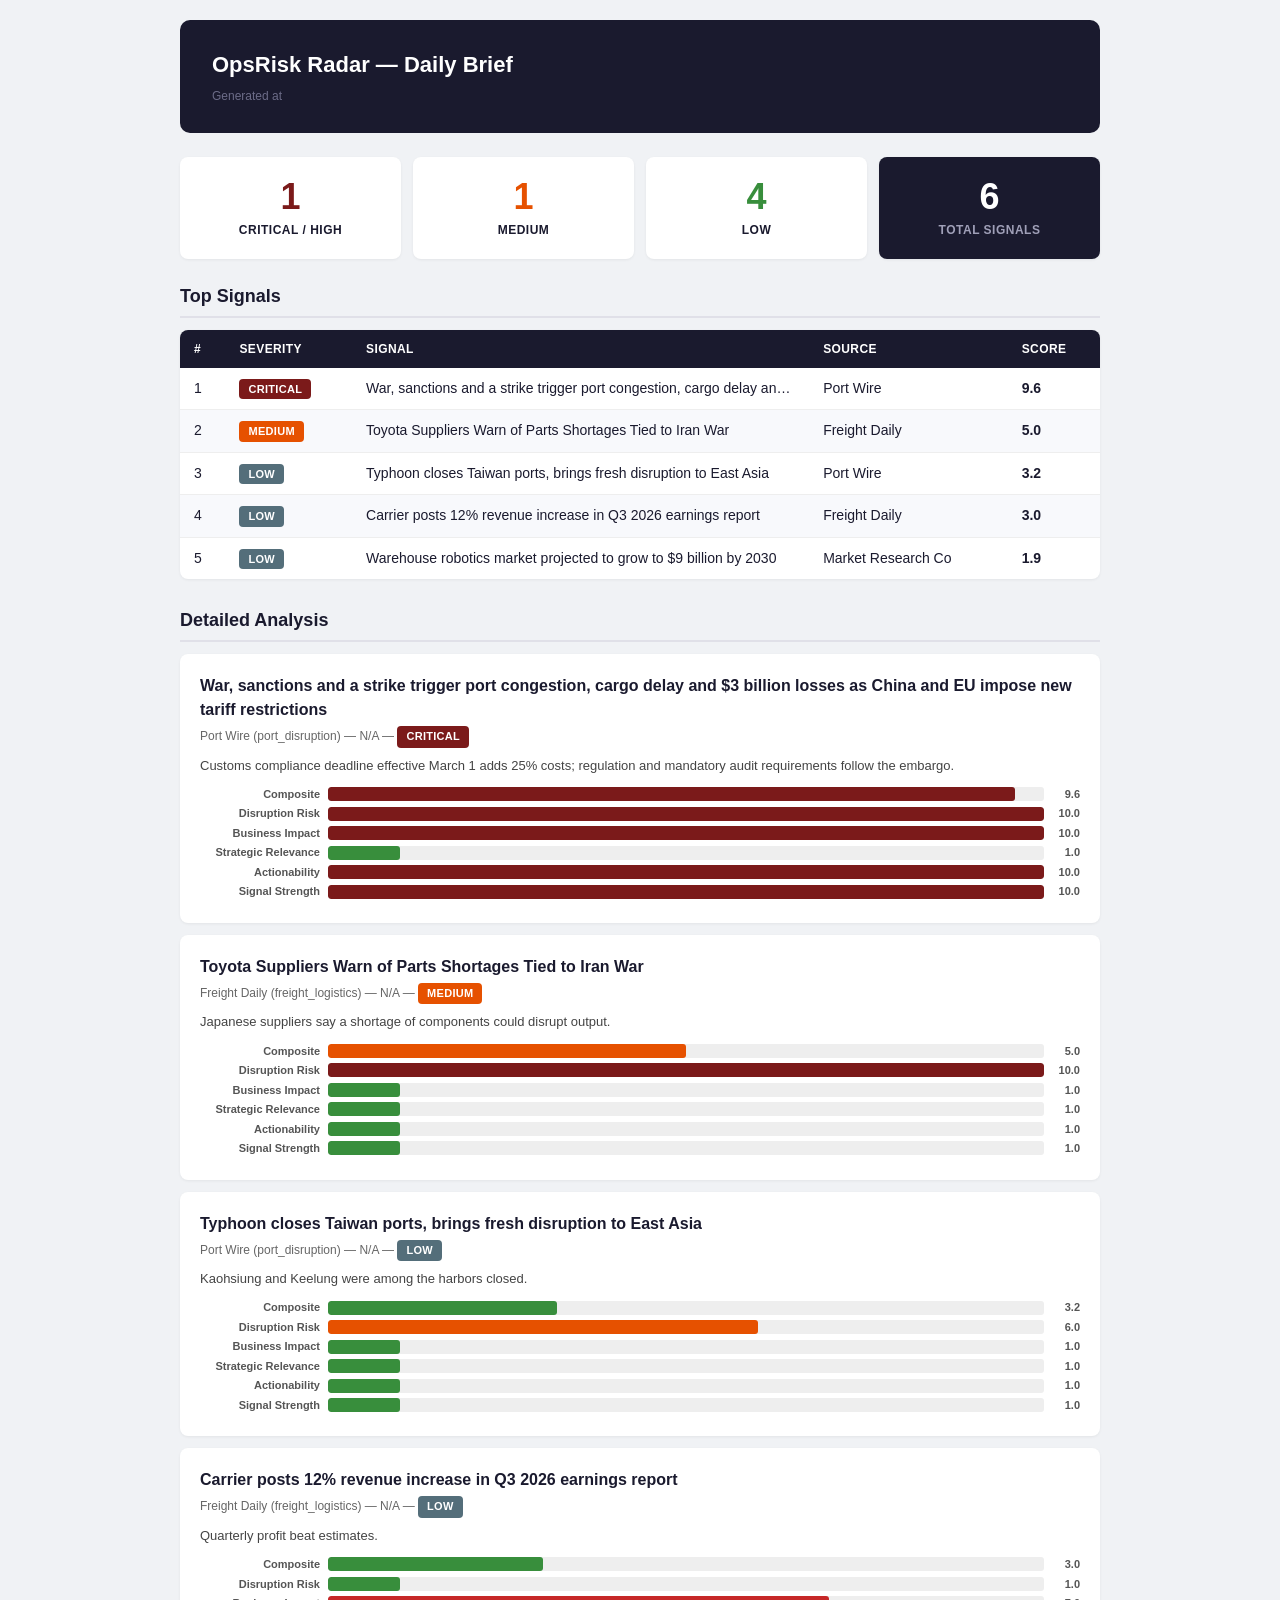
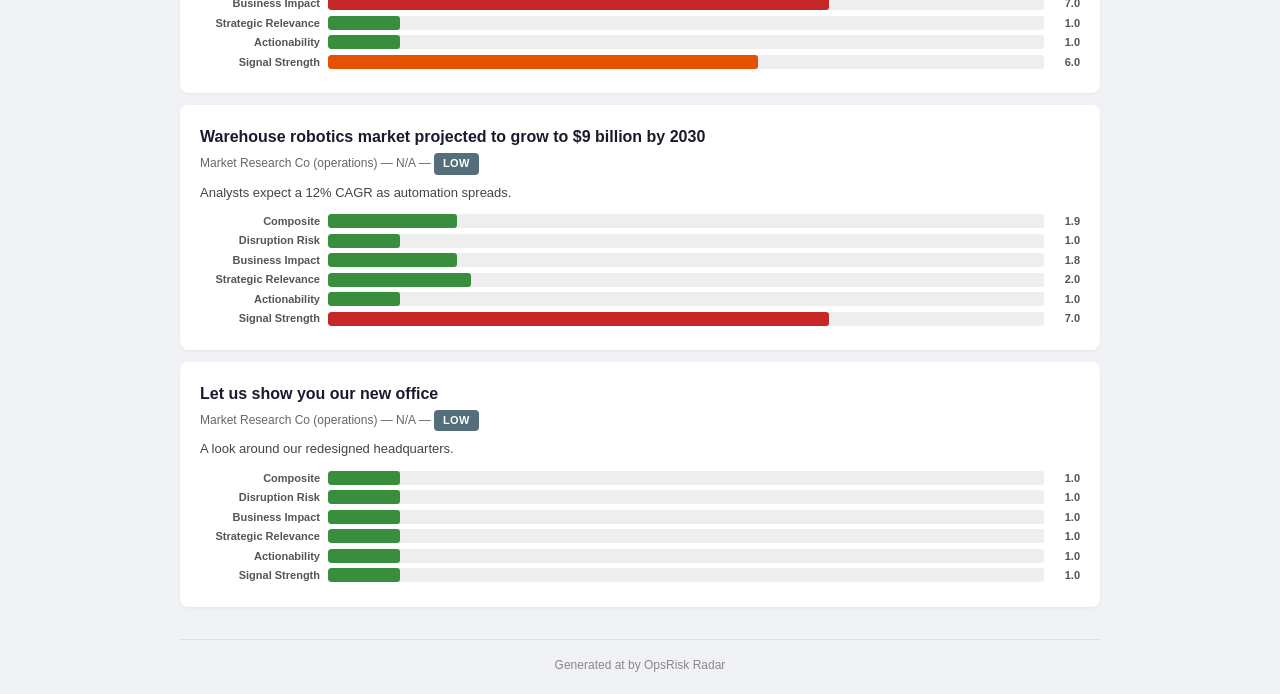
<file: tests/snapshots/daily.html>
<!DOCTYPE html>
<html lang="en">
<head>
<meta charset="utf-8">
<meta name="viewport" content="width=device-width,initial-scale=1">
<title>OpsRisk Radar — Daily Brief <DATE></title>
<style>

* {
  margin: 0;
  padding: 0;
  box-sizing: border-box;
}

body {
  font-family: -apple-system, BlinkMacSystemFont, 'Segoe UI', Roboto, Oxygen,
    Ubuntu, Cantarell, sans-serif;
  background: #f0f2f5;
  color: #1a1a2e;
  line-height: 1.5;
}

.container {
  max-width: 960px;
  margin: 0 auto;
  padding: 20px;
}

/* Header */

.header {
  background: #1a1a2e;
  color: #fff;
  padding: 28px 32px;
  border-radius: 10px;
  margin-bottom: 24px;
}

.header h1 {
  font-size: 22px;
  font-weight: 700;
  margin-bottom: 2px;
}

.header .subtitle {
  color: #a0a0b8;
  font-size: 14px;
}

.header .ts {
  color: #6c6c88;
  font-size: 12px;
  margin-top: 6px;
}

/* Summary cards row */

.summary-row {
  display: flex;
  gap: 12px;
  margin-bottom: 24px;
  flex-wrap: wrap;
}

.summary-card {
  flex: 1;
  min-width: 120px;
  background: #fff;
  border-radius: 8px;
  padding: 20px;
  text-align: center;
  box-shadow: 0 1px 3px rgba(0, 0, 0, 0.06);
}

.summary-card .count {
  font-size: 36px;
  font-weight: 700;
  line-height: 1.1;
}

.summary-card .lbl {
  font-size: 12px;
  text-transform: uppercase;
  letter-spacing: 0.5px;
  margin-top: 4px;
  font-weight: 600;
}

.summary-card.card-critical .count { color: #7b1a1a; }
.summary-card.card-high .count { color: #c62828; }
.summary-card.card-medium .count { color: #e65100; }
.summary-card.card-low .count { color: #388e3c; }
.summary-card.card-total { background: #1a1a2e; color: #fff; }
.summary-card.card-total .count { color: #fff; }
.summary-card.card-total .lbl { color: #a0a0b8; }

/* Sections */

.section {
  margin-bottom: 28px;
}

.section h2 {
  font-size: 18px;
  font-weight: 700;
  margin-bottom: 12px;
  padding-bottom: 6px;
  border-bottom: 2px solid #e0e0e8;
  color: #1a1a2e;
}

/* Tables */

table {
  width: 100%;
  border-collapse: collapse;
  background: #fff;
  border-radius: 8px;
  overflow: hidden;
  box-shadow: 0 1px 3px rgba(0, 0, 0, 0.06);
  font-size: 14px;
}

th {
  background: #1a1a2e;
  color: #fff;
  padding: 10px 14px;
  text-align: left;
  font-weight: 600;
  font-size: 12px;
  text-transform: uppercase;
  letter-spacing: 0.4px;
  white-space: nowrap;
}

td {
  padding: 10px 14px;
  border-bottom: 1px solid #eee;
  vertical-align: middle;
}

tr:last-child td {
  border-bottom: none;
}

tr:nth-child(even) {
  background: #f8f9fc;
}

/* Severity badges */

.badge {
  display: inline-block;
  padding: 2px 9px;
  border-radius: 4px;
  font-size: 11px;
  font-weight: 700;
  text-transform: uppercase;
  letter-spacing: 0.3px;
  white-space: nowrap;
}

.badge-critical { background: #7b1a1a; color: #fff; }
.badge-high     { background: #c62828; color: #fff; }
.badge-medium   { background: #e65100; color: #fff; }
.badge-low      { background: #546e7a; color: #fff; }

/* Title cells with ellipsis */

.cell-title {
  max-width: 360px;
  overflow: hidden;
  text-overflow: ellipsis;
  white-space: nowrap;
}

.cell-title a {
  color: #1a1a2e;
  text-decoration: none;
}

.cell-title a:hover {
  text-decoration: underline;
}

/* Article cards (daily detailed view) */

.article-card {
  background: #fff;
  border-radius: 8px;
  padding: 20px;
  margin-bottom: 12px;
  box-shadow: 0 1px 3px rgba(0, 0, 0, 0.06);
}

.article-card h3 {
  font-size: 16px;
  font-weight: 700;
  margin-bottom: 4px;
}

.article-card h3 a {
  color: #1a1a2e;
  text-decoration: none;
}

.article-card h3 a:hover {
  text-decoration: underline;
}

.article-meta {
  font-size: 12px;
  color: #666;
  margin-bottom: 8px;
  line-height: 1.6;
}

.article-summary {
  font-size: 13px;
  color: #444;
  margin-bottom: 10px;
  line-height: 1.55;
}

/* Score bars */

.score-row {
  display: flex;
  align-items: center;
  gap: 8px;
  margin-bottom: 3px;
  font-size: 12px;
}

.score-lbl {
  width: 120px;
  text-align: right;
  font-weight: 600;
  color: #555;
  flex-shrink: 0;
  font-size: 11px;
}

.score-track {
  flex: 1;
  height: 14px;
  background: #eee;
  border-radius: 3px;
  overflow: hidden;
}

.score-fill {
  height: 100%;
  border-radius: 3px;
  transition: width 0.3s;
}

.score-fill-critical { background: #7b1a1a; }
.score-fill-high     { background: #c62828; }
.score-fill-medium   { background: #e65100; }
.score-fill-low      { background: #388e3c; }

.score-num {
  width: 28px;
  text-align: right;
  font-weight: 600;
  font-size: 11px;
  color: #555;
  flex-shrink: 0;
}

/* Theme/trend bars (weekly) */

.theme-bar-wrap {
  display: inline-block;
  width: 100px;
  height: 14px;
  background: #eee;
  border-radius: 3px;
  overflow: hidden;
  vertical-align: middle;
}

.theme-bar {
  height: 100%;
  background: #3949ab;
  border-radius: 3px;
}

/* Footer */

.footer {
  text-align: center;
  font-size: 12px;
  color: #888;
  margin-top: 32px;
  padding-top: 16px;
  border-top: 1px solid #e0e0e8;
}

/* Mobile responsive */

@media (max-width: 600px) {
  .summary-row {
    flex-direction: column;
  }
  .summary-card {
    min-width: auto;
  }
  .container {
    padding: 10px;
  }
  .header {
    padding: 20px;
  }
  .score-lbl {
    width: 80px;
  }
  th, td {
    padding: 6px 8px;
    font-size: 12px;
  }
  .cell-title {
    max-width: 160px;
  }
}

</style>
</head>
<body>
<div class="container">
<div class="header"><h1>OpsRisk Radar &mdash; Daily Brief</h1><div class="subtitle"><DATE></div><div class="ts">Generated at <TIMESTAMP></div></div><div class="summary-row"><div class="summary-card card-critical"><div class="count">1</div><div class="lbl">Critical / High</div></div><div class="summary-card card-medium"><div class="count">1</div><div class="lbl">Medium</div></div><div class="summary-card card-low"><div class="count">4</div><div class="lbl">Low</div></div><div class="summary-card card-total"><div class="count">6</div><div class="lbl">Total Signals</div></div></div><div class="section"><h2>Top Signals</h2><table><thead><tr><th>#</th><th>Severity</th><th>Signal</th><th>Source</th><th>Score</th></tr></thead><tbody><tr><td>1</td><td><span class="badge badge-critical">CRITICAL</span></td><td class="cell-title"><a href="https://example.com/0">War, sanctions and a strike trigger port congestion, cargo delay and $3 billion losses as China and EU impose new tariff restrictions</a></td><td>Port Wire</td><td><strong>9.6</strong></td></tr><tr><td>2</td><td><span class="badge badge-medium">MEDIUM</span></td><td class="cell-title"><a href="https://example.com/2">Toyota Suppliers Warn of Parts Shortages Tied to Iran War</a></td><td>Freight Daily</td><td><strong>5.0</strong></td></tr><tr><td>3</td><td><span class="badge badge-low">LOW</span></td><td class="cell-title"><a href="https://example.com/1">Typhoon closes Taiwan ports, brings fresh disruption to East Asia</a></td><td>Port Wire</td><td><strong>3.2</strong></td></tr><tr><td>4</td><td><span class="badge badge-low">LOW</span></td><td class="cell-title"><a href="https://example.com/3">Carrier posts 12% revenue increase in Q3 2026 earnings report</a></td><td>Freight Daily</td><td><strong>3.0</strong></td></tr><tr><td>5</td><td><span class="badge badge-low">LOW</span></td><td class="cell-title"><a href="https://example.com/4">Warehouse robotics market projected to grow to $9 billion by 2030</a></td><td>Market Research Co</td><td><strong>1.9</strong></td></tr></tbody></table></div><div class="section"><h2>Detailed Analysis</h2><div class="article-card"><h3><a href="https://example.com/0">War, sanctions and a strike trigger port congestion, cargo delay and $3 billion losses as China and EU impose new tariff restrictions</a></h3><div class="article-meta">Port Wire (port_disruption) &mdash; N/A &mdash; <span class="badge badge-critical">CRITICAL</span></div><div class="article-summary">Customs compliance deadline effective March 1 adds 25% costs; regulation and mandatory audit requirements follow the embargo.</div><div class="score-row"><span class="score-lbl">Composite</span><div class="score-track"><div class="score-fill score-fill-critical" style="width:96%"></div></div><span class="score-num">9.6</span></div><div class="score-row"><span class="score-lbl">Disruption Risk</span><div class="score-track"><div class="score-fill score-fill-critical" style="width:100%"></div></div><span class="score-num">10.0</span></div><div class="score-row"><span class="score-lbl">Business Impact</span><div class="score-track"><div class="score-fill score-fill-critical" style="width:100%"></div></div><span class="score-num">10.0</span></div><div class="score-row"><span class="score-lbl">Strategic Relevance</span><div class="score-track"><div class="score-fill score-fill-low" style="width:10%"></div></div><span class="score-num">1.0</span></div><div class="score-row"><span class="score-lbl">Actionability</span><div class="score-track"><div class="score-fill score-fill-critical" style="width:100%"></div></div><span class="score-num">10.0</span></div><div class="score-row"><span class="score-lbl">Signal Strength</span><div class="score-track"><div class="score-fill score-fill-critical" style="width:100%"></div></div><span class="score-num">10.0</span></div></div><div class="article-card"><h3><a href="https://example.com/2">Toyota Suppliers Warn of Parts Shortages Tied to Iran War</a></h3><div class="article-meta">Freight Daily (freight_logistics) &mdash; N/A &mdash; <span class="badge badge-medium">MEDIUM</span></div><div class="article-summary">Japanese suppliers say a shortage of components could disrupt output.</div><div class="score-row"><span class="score-lbl">Composite</span><div class="score-track"><div class="score-fill score-fill-medium" style="width:50%"></div></div><span class="score-num">5.0</span></div><div class="score-row"><span class="score-lbl">Disruption Risk</span><div class="score-track"><div class="score-fill score-fill-critical" style="width:100%"></div></div><span class="score-num">10.0</span></div><div class="score-row"><span class="score-lbl">Business Impact</span><div class="score-track"><div class="score-fill score-fill-low" style="width:10%"></div></div><span class="score-num">1.0</span></div><div class="score-row"><span class="score-lbl">Strategic Relevance</span><div class="score-track"><div class="score-fill score-fill-low" style="width:10%"></div></div><span class="score-num">1.0</span></div><div class="score-row"><span class="score-lbl">Actionability</span><div class="score-track"><div class="score-fill score-fill-low" style="width:10%"></div></div><span class="score-num">1.0</span></div><div class="score-row"><span class="score-lbl">Signal Strength</span><div class="score-track"><div class="score-fill score-fill-low" style="width:10%"></div></div><span class="score-num">1.0</span></div></div><div class="article-card"><h3><a href="https://example.com/1">Typhoon closes Taiwan ports, brings fresh disruption to East Asia</a></h3><div class="article-meta">Port Wire (port_disruption) &mdash; N/A &mdash; <span class="badge badge-low">LOW</span></div><div class="article-summary">Kaohsiung and Keelung were among the harbors closed.</div><div class="score-row"><span class="score-lbl">Composite</span><div class="score-track"><div class="score-fill score-fill-low" style="width:32%"></div></div><span class="score-num">3.2</span></div><div class="score-row"><span class="score-lbl">Disruption Risk</span><div class="score-track"><div class="score-fill score-fill-medium" style="width:60%"></div></div><span class="score-num">6.0</span></div><div class="score-row"><span class="score-lbl">Business Impact</span><div class="score-track"><div class="score-fill score-fill-low" style="width:10%"></div></div><span class="score-num">1.0</span></div><div class="score-row"><span class="score-lbl">Strategic Relevance</span><div class="score-track"><div class="score-fill score-fill-low" style="width:10%"></div></div><span class="score-num">1.0</span></div><div class="score-row"><span class="score-lbl">Actionability</span><div class="score-track"><div class="score-fill score-fill-low" style="width:10%"></div></div><span class="score-num">1.0</span></div><div class="score-row"><span class="score-lbl">Signal Strength</span><div class="score-track"><div class="score-fill score-fill-low" style="width:10%"></div></div><span class="score-num">1.0</span></div></div><div class="article-card"><h3><a href="https://example.com/3">Carrier posts 12% revenue increase in Q3 2026 earnings report</a></h3><div class="article-meta">Freight Daily (freight_logistics) &mdash; N/A &mdash; <span class="badge badge-low">LOW</span></div><div class="article-summary">Quarterly profit beat estimates.</div><div class="score-row"><span class="score-lbl">Composite</span><div class="score-track"><div class="score-fill score-fill-low" style="width:30%"></div></div><span class="score-num">3.0</span></div><div class="score-row"><span class="score-lbl">Disruption Risk</span><div class="score-track"><div class="score-fill score-fill-low" style="width:10%"></div></div><span class="score-num">1.0</span></div><div class="score-row"><span class="score-lbl">Business Impact</span><div class="score-track"><div class="score-fill score-fill-high" style="width:70%"></div></div><span class="score-num">7.0</span></div><div class="score-row"><span class="score-lbl">Strategic Relevance</span><div class="score-track"><div class="score-fill score-fill-low" style="width:10%"></div></div><span class="score-num">1.0</span></div><div class="score-row"><span class="score-lbl">Actionability</span><div class="score-track"><div class="score-fill score-fill-low" style="width:10%"></div></div><span class="score-num">1.0</span></div><div class="score-row"><span class="score-lbl">Signal Strength</span><div class="score-track"><div class="score-fill score-fill-medium" style="width:60%"></div></div><span class="score-num">6.0</span></div></div><div class="article-card"><h3><a href="https://example.com/4">Warehouse robotics market projected to grow to $9 billion by 2030</a></h3><div class="article-meta">Market Research Co (operations) &mdash; N/A &mdash; <span class="badge badge-low">LOW</span></div><div class="article-summary">Analysts expect a 12% CAGR as automation spreads.</div><div class="score-row"><span class="score-lbl">Composite</span><div class="score-track"><div class="score-fill score-fill-low" style="width:18%"></div></div><span class="score-num">1.9</span></div><div class="score-row"><span class="score-lbl">Disruption Risk</span><div class="score-track"><div class="score-fill score-fill-low" style="width:10%"></div></div><span class="score-num">1.0</span></div><div class="score-row"><span class="score-lbl">Business Impact</span><div class="score-track"><div class="score-fill score-fill-low" style="width:18%"></div></div><span class="score-num">1.8</span></div><div class="score-row"><span class="score-lbl">Strategic Relevance</span><div class="score-track"><div class="score-fill score-fill-low" style="width:20%"></div></div><span class="score-num">2.0</span></div><div class="score-row"><span class="score-lbl">Actionability</span><div class="score-track"><div class="score-fill score-fill-low" style="width:10%"></div></div><span class="score-num">1.0</span></div><div class="score-row"><span class="score-lbl">Signal Strength</span><div class="score-track"><div class="score-fill score-fill-high" style="width:70%"></div></div><span class="score-num">7.0</span></div></div><div class="article-card"><h3><a href="https://example.com/5">Let us show you our new office</a></h3><div class="article-meta">Market Research Co (operations) &mdash; N/A &mdash; <span class="badge badge-low">LOW</span></div><div class="article-summary">A look around our redesigned headquarters.</div><div class="score-row"><span class="score-lbl">Composite</span><div class="score-track"><div class="score-fill score-fill-low" style="width:10%"></div></div><span class="score-num">1.0</span></div><div class="score-row"><span class="score-lbl">Disruption Risk</span><div class="score-track"><div class="score-fill score-fill-low" style="width:10%"></div></div><span class="score-num">1.0</span></div><div class="score-row"><span class="score-lbl">Business Impact</span><div class="score-track"><div class="score-fill score-fill-low" style="width:10%"></div></div><span class="score-num">1.0</span></div><div class="score-row"><span class="score-lbl">Strategic Relevance</span><div class="score-track"><div class="score-fill score-fill-low" style="width:10%"></div></div><span class="score-num">1.0</span></div><div class="score-row"><span class="score-lbl">Actionability</span><div class="score-track"><div class="score-fill score-fill-low" style="width:10%"></div></div><span class="score-num">1.0</span></div><div class="score-row"><span class="score-lbl">Signal Strength</span><div class="score-track"><div class="score-fill score-fill-low" style="width:10%"></div></div><span class="score-num">1.0</span></div></div></div>
<div class="footer">Generated at <TIMESTAMP> by OpsRisk Radar</div>
</div>
</body>
</html>
</file>
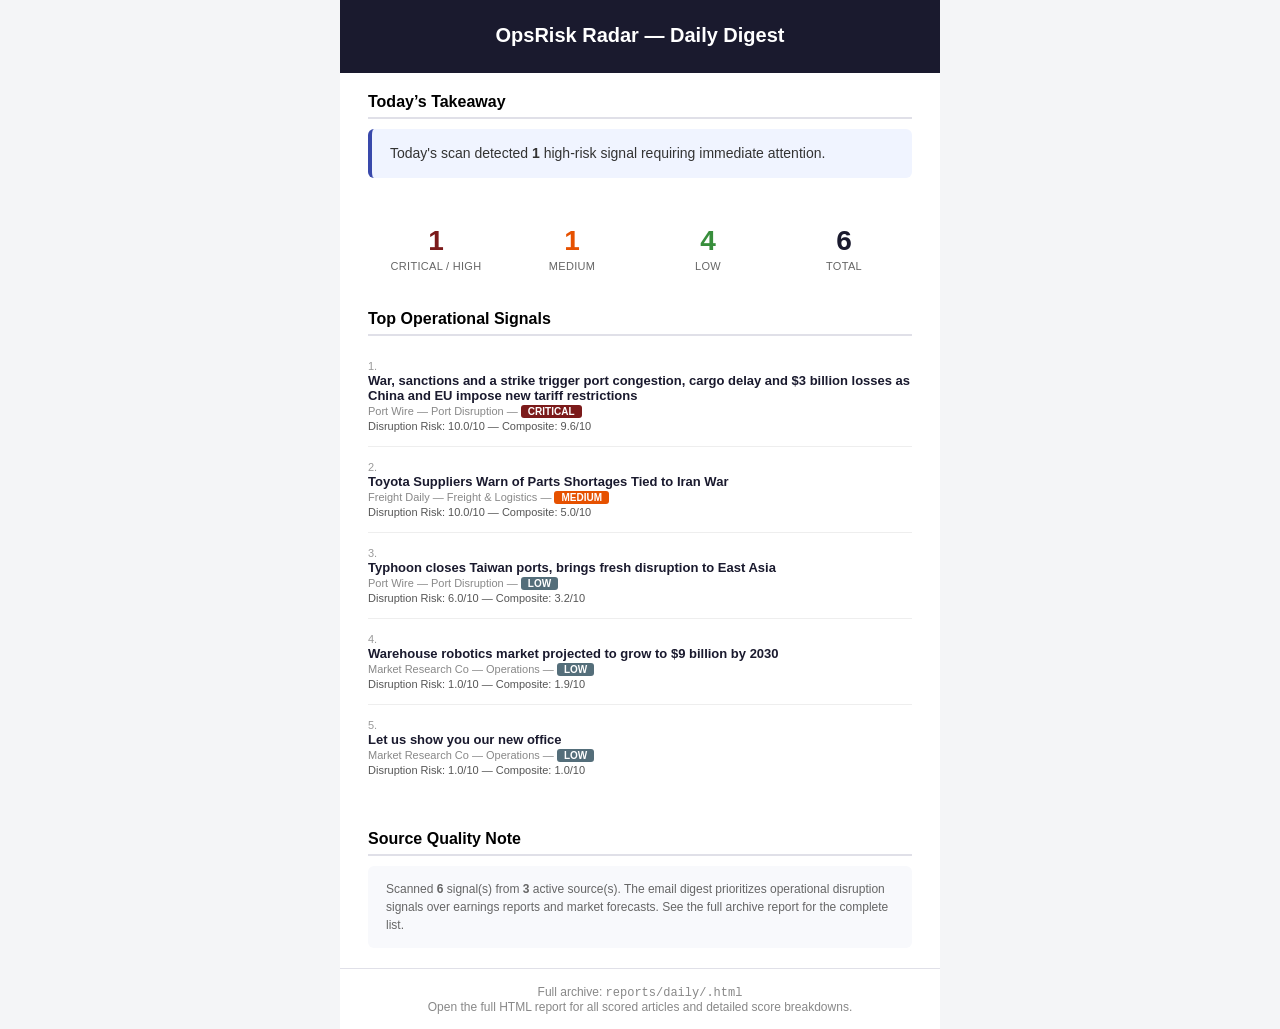
<file: tests/snapshots/email.html>
<!DOCTYPE html>
<html lang="en">
<head>
<meta charset="utf-8">
<meta name="viewport" content="width=device-width,initial-scale=1">
<title>OpsRisk Radar Daily Digest — <DATE></title>
<style>
.email-body{font-family:-apple-system,BlinkMacSystemFont,'Segoe UI',Roboto,sans-serif;background:#f4f5f7;margin:0;padding:0}
.email-container{max-width:600px;margin:0 auto;background:#ffffff}
.email-header{background:#1a1a2e;color:#ffffff;padding:24px 28px;text-align:center}
.email-header h1{font-size:20px;font-weight:700;margin:0 0 2px 0}
.email-header .sub{color:#a0a0b8;font-size:13px}
.email-section{padding:20px 28px}
.email-section h2{font-size:16px;font-weight:700;margin:0 0 10px 0;padding-bottom:6px;border-bottom:2px solid #e0e0e8}
.takeaway{font-size:14px;line-height:1.5;color:#333;background:#f0f4ff;padding:14px 18px;border-radius:6px;border-left:4px solid #3949ab}
.kpi-row{text-align:center;padding:16px 28px 8px 28px}
.kpi-table{width:100%;border-collapse:collapse}
.kpi-cell{padding:10px;text-align:center;font-size:12px;vertical-align:top;width:25%}
.kpi-count{font-size:28px;font-weight:700;line-height:1.2}
.kpi-label{font-size:11px;text-transform:uppercase;letter-spacing:.3px;color:#666;margin-top:2px}
.kpi-critical{color:#7b1a1a}
.kpi-medium{color:#e65100}
.kpi-low{color:#388e3c}
.kpi-total{color:#1a1a2e}
.signal-card{padding:14px 0;border-bottom:1px solid #eee;font-size:13px}
.signal-card:last-child{border-bottom:none}
.signal-title{font-weight:700;margin-bottom:2px;color:#1a1a2e}
.signal-meta{font-size:11px;color:#888;margin-bottom:2px}
.signal-score{font-size:11px;color:#555}
.signal-badge{display:inline-block;padding:1px 7px;border-radius:3px;font-size:10px;font-weight:700;text-transform:uppercase}
.bg-critical{background:#7b1a1a;color:#fff}
.bg-high{background:#c62828;color:#fff}
.bg-medium{background:#e65100;color:#fff}
.bg-low{background:#546e7a;color:#fff}
.source-note{font-size:12px;color:#666;line-height:1.5;padding:14px 18px;background:#f8f9fc;border-radius:6px}
.archive-link{font-size:12px;color:#888;text-align:center;padding:16px 28px;border-top:1px solid #e0e0e8}
@media(max-width:480px){.email-container{max-width:100%}.email-section{padding:14px 16px}.kpi-count{font-size:22px}}
</style>
</head>
<body class="email-body">
<div class="email-container">
<div class="email-header"><h1>OpsRisk Radar &mdash; Daily Digest</h1><div class="sub"><DATE></div></div><div class="email-section"><h2>Today&rsquo;s Takeaway</h2><div class="takeaway">Today's scan detected <strong>1</strong> high-risk signal requiring immediate attention.</div></div><div class="kpi-row"><table class="kpi-table"><tr><td class="kpi-cell"><div class="kpi-count kpi-critical">1</div><div class="kpi-label">Critical / High</div></td><td class="kpi-cell"><div class="kpi-count kpi-medium">1</div><div class="kpi-label">Medium</div></td><td class="kpi-cell"><div class="kpi-count kpi-low">4</div><div class="kpi-label">Low</div></td><td class="kpi-cell"><div class="kpi-count kpi-total">6</div><div class="kpi-label">Total</div></td></tr></table></div><div class="email-section"><h2>Top Operational Signals</h2><div class="signal-card"><div style="font-size:11px;color:#999;margin-bottom:1px">1.</div><div class="signal-title"><a href="https://example.com/0" style="color:#1a1a2e;text-decoration:none">War, sanctions and a strike trigger port congestion, cargo delay and $3 billion losses as China and EU impose new tariff restrictions</a></div><div class="signal-meta">Port Wire &mdash; Port Disruption &mdash; <span class="signal-badge bg-critical">CRITICAL</span></div><div class="signal-score">Disruption Risk: 10.0/10 &mdash; Composite: 9.6/10</div></div><div class="signal-card"><div style="font-size:11px;color:#999;margin-bottom:1px">2.</div><div class="signal-title"><a href="https://example.com/2" style="color:#1a1a2e;text-decoration:none">Toyota Suppliers Warn of Parts Shortages Tied to Iran War</a></div><div class="signal-meta">Freight Daily &mdash; Freight & Logistics &mdash; <span class="signal-badge bg-medium">MEDIUM</span></div><div class="signal-score">Disruption Risk: 10.0/10 &mdash; Composite: 5.0/10</div></div><div class="signal-card"><div style="font-size:11px;color:#999;margin-bottom:1px">3.</div><div class="signal-title"><a href="https://example.com/1" style="color:#1a1a2e;text-decoration:none">Typhoon closes Taiwan ports, brings fresh disruption to East Asia</a></div><div class="signal-meta">Port Wire &mdash; Port Disruption &mdash; <span class="signal-badge bg-low">LOW</span></div><div class="signal-score">Disruption Risk: 6.0/10 &mdash; Composite: 3.2/10</div></div><div class="signal-card"><div style="font-size:11px;color:#999;margin-bottom:1px">4.</div><div class="signal-title"><a href="https://example.com/4" style="color:#1a1a2e;text-decoration:none">Warehouse robotics market projected to grow to $9 billion by 2030</a></div><div class="signal-meta">Market Research Co &mdash; Operations &mdash; <span class="signal-badge bg-low">LOW</span></div><div class="signal-score">Disruption Risk: 1.0/10 &mdash; Composite: 1.9/10</div></div><div class="signal-card"><div style="font-size:11px;color:#999;margin-bottom:1px">5.</div><div class="signal-title"><a href="https://example.com/5" style="color:#1a1a2e;text-decoration:none">Let us show you our new office</a></div><div class="signal-meta">Market Research Co &mdash; Operations &mdash; <span class="signal-badge bg-low">LOW</span></div><div class="signal-score">Disruption Risk: 1.0/10 &mdash; Composite: 1.0/10</div></div></div><div class="email-section"><h2>Source Quality Note</h2><div class="source-note">Scanned <strong>6</strong> signal(s) from <strong>3</strong> active source(s). The email digest prioritizes operational disruption signals over earnings reports and market forecasts. See the full archive report for the complete list.</div></div><div class="archive-link">Full archive: <code>reports/daily/<DATE>.html</code><br>Open the full HTML report for all scored articles and detailed score breakdowns.</div>
</div>
</body>
</html>
</file>
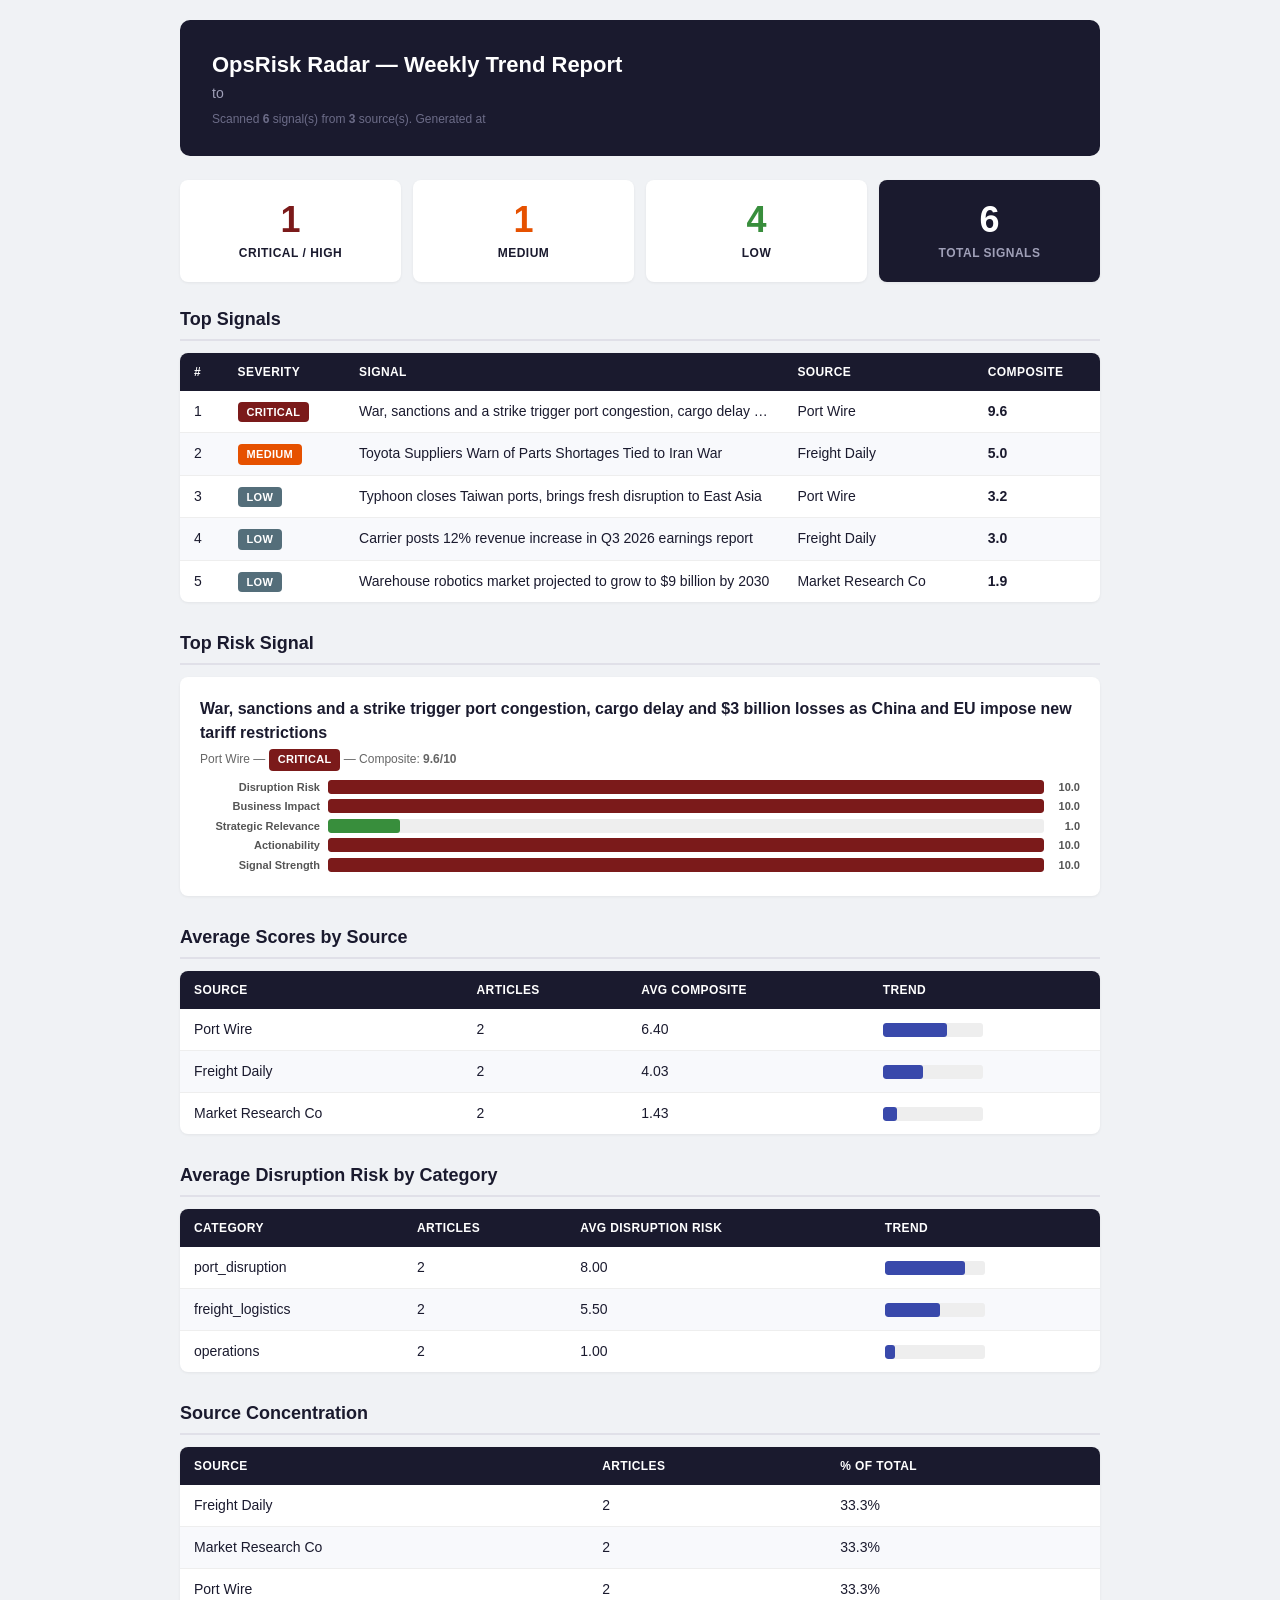
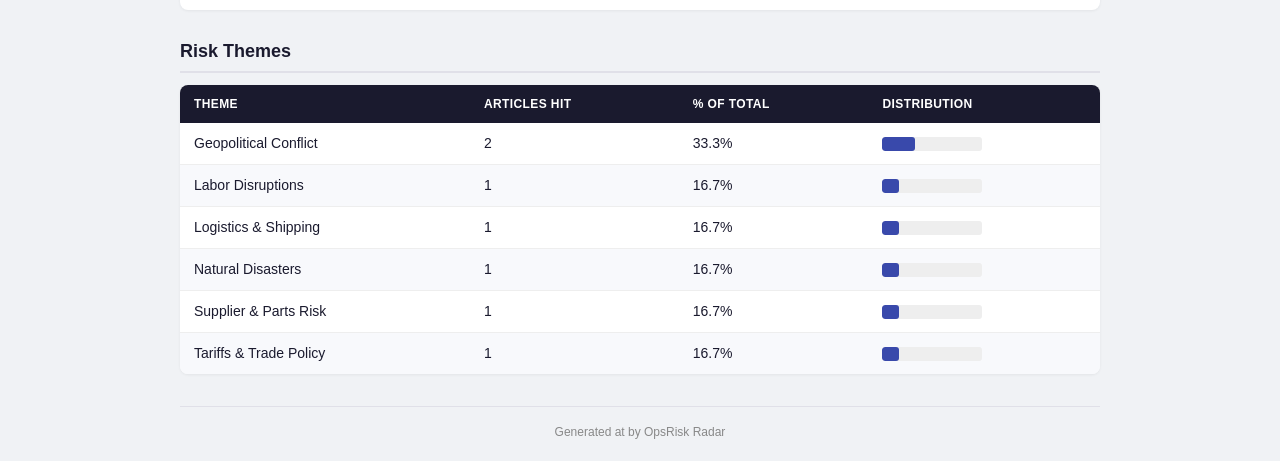
<file: tests/snapshots/weekly.html>
<!DOCTYPE html>
<html lang="en">
<head>
<meta charset="utf-8">
<meta name="viewport" content="width=device-width,initial-scale=1">
<title>OpsRisk Radar — Weekly Trend Report</title>
<style>

* {
  margin: 0;
  padding: 0;
  box-sizing: border-box;
}

body {
  font-family: -apple-system, BlinkMacSystemFont, 'Segoe UI', Roboto, Oxygen,
    Ubuntu, Cantarell, sans-serif;
  background: #f0f2f5;
  color: #1a1a2e;
  line-height: 1.5;
}

.container {
  max-width: 960px;
  margin: 0 auto;
  padding: 20px;
}

/* Header */

.header {
  background: #1a1a2e;
  color: #fff;
  padding: 28px 32px;
  border-radius: 10px;
  margin-bottom: 24px;
}

.header h1 {
  font-size: 22px;
  font-weight: 700;
  margin-bottom: 2px;
}

.header .subtitle {
  color: #a0a0b8;
  font-size: 14px;
}

.header .ts {
  color: #6c6c88;
  font-size: 12px;
  margin-top: 6px;
}

/* Summary cards row */

.summary-row {
  display: flex;
  gap: 12px;
  margin-bottom: 24px;
  flex-wrap: wrap;
}

.summary-card {
  flex: 1;
  min-width: 120px;
  background: #fff;
  border-radius: 8px;
  padding: 20px;
  text-align: center;
  box-shadow: 0 1px 3px rgba(0, 0, 0, 0.06);
}

.summary-card .count {
  font-size: 36px;
  font-weight: 700;
  line-height: 1.1;
}

.summary-card .lbl {
  font-size: 12px;
  text-transform: uppercase;
  letter-spacing: 0.5px;
  margin-top: 4px;
  font-weight: 600;
}

.summary-card.card-critical .count { color: #7b1a1a; }
.summary-card.card-high .count { color: #c62828; }
.summary-card.card-medium .count { color: #e65100; }
.summary-card.card-low .count { color: #388e3c; }
.summary-card.card-total { background: #1a1a2e; color: #fff; }
.summary-card.card-total .count { color: #fff; }
.summary-card.card-total .lbl { color: #a0a0b8; }

/* Sections */

.section {
  margin-bottom: 28px;
}

.section h2 {
  font-size: 18px;
  font-weight: 700;
  margin-bottom: 12px;
  padding-bottom: 6px;
  border-bottom: 2px solid #e0e0e8;
  color: #1a1a2e;
}

/* Tables */

table {
  width: 100%;
  border-collapse: collapse;
  background: #fff;
  border-radius: 8px;
  overflow: hidden;
  box-shadow: 0 1px 3px rgba(0, 0, 0, 0.06);
  font-size: 14px;
}

th {
  background: #1a1a2e;
  color: #fff;
  padding: 10px 14px;
  text-align: left;
  font-weight: 600;
  font-size: 12px;
  text-transform: uppercase;
  letter-spacing: 0.4px;
  white-space: nowrap;
}

td {
  padding: 10px 14px;
  border-bottom: 1px solid #eee;
  vertical-align: middle;
}

tr:last-child td {
  border-bottom: none;
}

tr:nth-child(even) {
  background: #f8f9fc;
}

/* Severity badges */

.badge {
  display: inline-block;
  padding: 2px 9px;
  border-radius: 4px;
  font-size: 11px;
  font-weight: 700;
  text-transform: uppercase;
  letter-spacing: 0.3px;
  white-space: nowrap;
}

.badge-critical { background: #7b1a1a; color: #fff; }
.badge-high     { background: #c62828; color: #fff; }
.badge-medium   { background: #e65100; color: #fff; }
.badge-low      { background: #546e7a; color: #fff; }

/* Title cells with ellipsis */

.cell-title {
  max-width: 360px;
  overflow: hidden;
  text-overflow: ellipsis;
  white-space: nowrap;
}

.cell-title a {
  color: #1a1a2e;
  text-decoration: none;
}

.cell-title a:hover {
  text-decoration: underline;
}

/* Article cards (daily detailed view) */

.article-card {
  background: #fff;
  border-radius: 8px;
  padding: 20px;
  margin-bottom: 12px;
  box-shadow: 0 1px 3px rgba(0, 0, 0, 0.06);
}

.article-card h3 {
  font-size: 16px;
  font-weight: 700;
  margin-bottom: 4px;
}

.article-card h3 a {
  color: #1a1a2e;
  text-decoration: none;
}

.article-card h3 a:hover {
  text-decoration: underline;
}

.article-meta {
  font-size: 12px;
  color: #666;
  margin-bottom: 8px;
  line-height: 1.6;
}

.article-summary {
  font-size: 13px;
  color: #444;
  margin-bottom: 10px;
  line-height: 1.55;
}

/* Score bars */

.score-row {
  display: flex;
  align-items: center;
  gap: 8px;
  margin-bottom: 3px;
  font-size: 12px;
}

.score-lbl {
  width: 120px;
  text-align: right;
  font-weight: 600;
  color: #555;
  flex-shrink: 0;
  font-size: 11px;
}

.score-track {
  flex: 1;
  height: 14px;
  background: #eee;
  border-radius: 3px;
  overflow: hidden;
}

.score-fill {
  height: 100%;
  border-radius: 3px;
  transition: width 0.3s;
}

.score-fill-critical { background: #7b1a1a; }
.score-fill-high     { background: #c62828; }
.score-fill-medium   { background: #e65100; }
.score-fill-low      { background: #388e3c; }

.score-num {
  width: 28px;
  text-align: right;
  font-weight: 600;
  font-size: 11px;
  color: #555;
  flex-shrink: 0;
}

/* Theme/trend bars (weekly) */

.theme-bar-wrap {
  display: inline-block;
  width: 100px;
  height: 14px;
  background: #eee;
  border-radius: 3px;
  overflow: hidden;
  vertical-align: middle;
}

.theme-bar {
  height: 100%;
  background: #3949ab;
  border-radius: 3px;
}

/* Footer */

.footer {
  text-align: center;
  font-size: 12px;
  color: #888;
  margin-top: 32px;
  padding-top: 16px;
  border-top: 1px solid #e0e0e8;
}

/* Mobile responsive */

@media (max-width: 600px) {
  .summary-row {
    flex-direction: column;
  }
  .summary-card {
    min-width: auto;
  }
  .container {
    padding: 10px;
  }
  .header {
    padding: 20px;
  }
  .score-lbl {
    width: 80px;
  }
  th, td {
    padding: 6px 8px;
    font-size: 12px;
  }
  .cell-title {
    max-width: 160px;
  }
}

</style>
</head>
<body>
<div class="container">
<div class="header"><h1>OpsRisk Radar &mdash; Weekly Trend Report</h1><div class="subtitle"><DATE> to <DATE></div><div class="ts">Scanned <strong>6</strong> signal(s) from <strong>3</strong> source(s). Generated at <TIMESTAMP></div></div><div class="summary-row"><div class="summary-card card-critical"><div class="count">1</div><div class="lbl">Critical / High</div></div><div class="summary-card card-medium"><div class="count">1</div><div class="lbl">Medium</div></div><div class="summary-card card-low"><div class="count">4</div><div class="lbl">Low</div></div><div class="summary-card card-total"><div class="count">6</div><div class="lbl">Total Signals</div></div></div><div class="section"><h2>Top Signals</h2><table><thead><tr><th>#</th><th>Severity</th><th>Signal</th><th>Source</th><th>Composite</th></tr></thead><tbody><tr><td>1</td><td><span class="badge badge-critical">CRITICAL</span></td><td class="cell-title"><a href="https://example.com/0">War, sanctions and a strike trigger port congestion, cargo delay and $3 billion losses as China and EU impose new tariff restrictions</a></td><td>Port Wire</td><td><strong>9.6</strong></td></tr><tr><td>2</td><td><span class="badge badge-medium">MEDIUM</span></td><td class="cell-title"><a href="https://example.com/2">Toyota Suppliers Warn of Parts Shortages Tied to Iran War</a></td><td>Freight Daily</td><td><strong>5.0</strong></td></tr><tr><td>3</td><td><span class="badge badge-low">LOW</span></td><td class="cell-title"><a href="https://example.com/1">Typhoon closes Taiwan ports, brings fresh disruption to East Asia</a></td><td>Port Wire</td><td><strong>3.2</strong></td></tr><tr><td>4</td><td><span class="badge badge-low">LOW</span></td><td class="cell-title"><a href="https://example.com/3">Carrier posts 12% revenue increase in Q3 2026 earnings report</a></td><td>Freight Daily</td><td><strong>3.0</strong></td></tr><tr><td>5</td><td><span class="badge badge-low">LOW</span></td><td class="cell-title"><a href="https://example.com/4">Warehouse robotics market projected to grow to $9 billion by 2030</a></td><td>Market Research Co</td><td><strong>1.9</strong></td></tr></tbody></table></div><div class="section"><h2>Top Risk Signal</h2><div class="article-card"><h3>War, sanctions and a strike trigger port congestion, cargo delay and $3 billion losses as China and EU impose new tariff restrictions</h3><div class="article-meta">Port Wire &mdash; <span class="badge badge-critical">CRITICAL</span> &mdash; Composite: <strong>9.6/10</strong></div><div class="score-row"><span class="score-lbl">Disruption Risk</span><div class="score-track"><div class="score-fill score-fill-critical" style="width:100%"></div></div><span class="score-num">10.0</span></div><div class="score-row"><span class="score-lbl">Business Impact</span><div class="score-track"><div class="score-fill score-fill-critical" style="width:100%"></div></div><span class="score-num">10.0</span></div><div class="score-row"><span class="score-lbl">Strategic Relevance</span><div class="score-track"><div class="score-fill score-fill-low" style="width:10%"></div></div><span class="score-num">1.0</span></div><div class="score-row"><span class="score-lbl">Actionability</span><div class="score-track"><div class="score-fill score-fill-critical" style="width:100%"></div></div><span class="score-num">10.0</span></div><div class="score-row"><span class="score-lbl">Signal Strength</span><div class="score-track"><div class="score-fill score-fill-critical" style="width:100%"></div></div><span class="score-num">10.0</span></div></div></div><div class="section"><h2>Average Scores by Source</h2><table><thead><tr><th>Source</th><th>Articles</th><th>Avg Composite</th><th>Trend</th></tr></thead><tbody><tr><td>Port Wire</td><td>2</td><td>6.40</td><td><div class="theme-bar-wrap"><div class="theme-bar" style="width:64%"></div></div></td></tr><tr><td>Freight Daily</td><td>2</td><td>4.03</td><td><div class="theme-bar-wrap"><div class="theme-bar" style="width:40%"></div></div></td></tr><tr><td>Market Research Co</td><td>2</td><td>1.43</td><td><div class="theme-bar-wrap"><div class="theme-bar" style="width:14%"></div></div></td></tr></tbody></table></div><div class="section"><h2>Average Disruption Risk by Category</h2><table><thead><tr><th>Category</th><th>Articles</th><th>Avg Disruption Risk</th><th>Trend</th></tr></thead><tbody><tr><td>port_disruption</td><td>2</td><td>8.00</td><td><div class="theme-bar-wrap"><div class="theme-bar" style="width:80%"></div></div></td></tr><tr><td>freight_logistics</td><td>2</td><td>5.50</td><td><div class="theme-bar-wrap"><div class="theme-bar" style="width:55%"></div></div></td></tr><tr><td>operations</td><td>2</td><td>1.00</td><td><div class="theme-bar-wrap"><div class="theme-bar" style="width:10%"></div></div></td></tr></tbody></table></div><div class="section"><h2>Source Concentration</h2><table><thead><tr><th>Source</th><th>Articles</th><th>% of Total</th></tr></thead><tbody><tr><td>Freight Daily</td><td>2</td><td>33.3%</td></tr><tr><td>Market Research Co</td><td>2</td><td>33.3%</td></tr><tr><td>Port Wire</td><td>2</td><td>33.3%</td></tr></tbody></table></div><div class="section"><h2>Risk Themes</h2><table><thead><tr><th>Theme</th><th>Articles Hit</th><th>% of Total</th><th>Distribution</th></tr></thead><tbody><tr><td>Geopolitical Conflict</td><td>2</td><td>33.3%</td><td><div class="theme-bar-wrap"><div class="theme-bar" style="width:33%"></div></div></td></tr><tr><td>Labor Disruptions</td><td>1</td><td>16.7%</td><td><div class="theme-bar-wrap"><div class="theme-bar" style="width:17%"></div></div></td></tr><tr><td>Logistics &amp; Shipping</td><td>1</td><td>16.7%</td><td><div class="theme-bar-wrap"><div class="theme-bar" style="width:17%"></div></div></td></tr><tr><td>Natural Disasters</td><td>1</td><td>16.7%</td><td><div class="theme-bar-wrap"><div class="theme-bar" style="width:17%"></div></div></td></tr><tr><td>Supplier &amp; Parts Risk</td><td>1</td><td>16.7%</td><td><div class="theme-bar-wrap"><div class="theme-bar" style="width:17%"></div></div></td></tr><tr><td>Tariffs &amp; Trade Policy</td><td>1</td><td>16.7%</td><td><div class="theme-bar-wrap"><div class="theme-bar" style="width:17%"></div></div></td></tr></tbody></table></div>
<div class="footer">Generated at <TIMESTAMP> by OpsRisk Radar</div>
</div>
</body>
</html>
</file>
